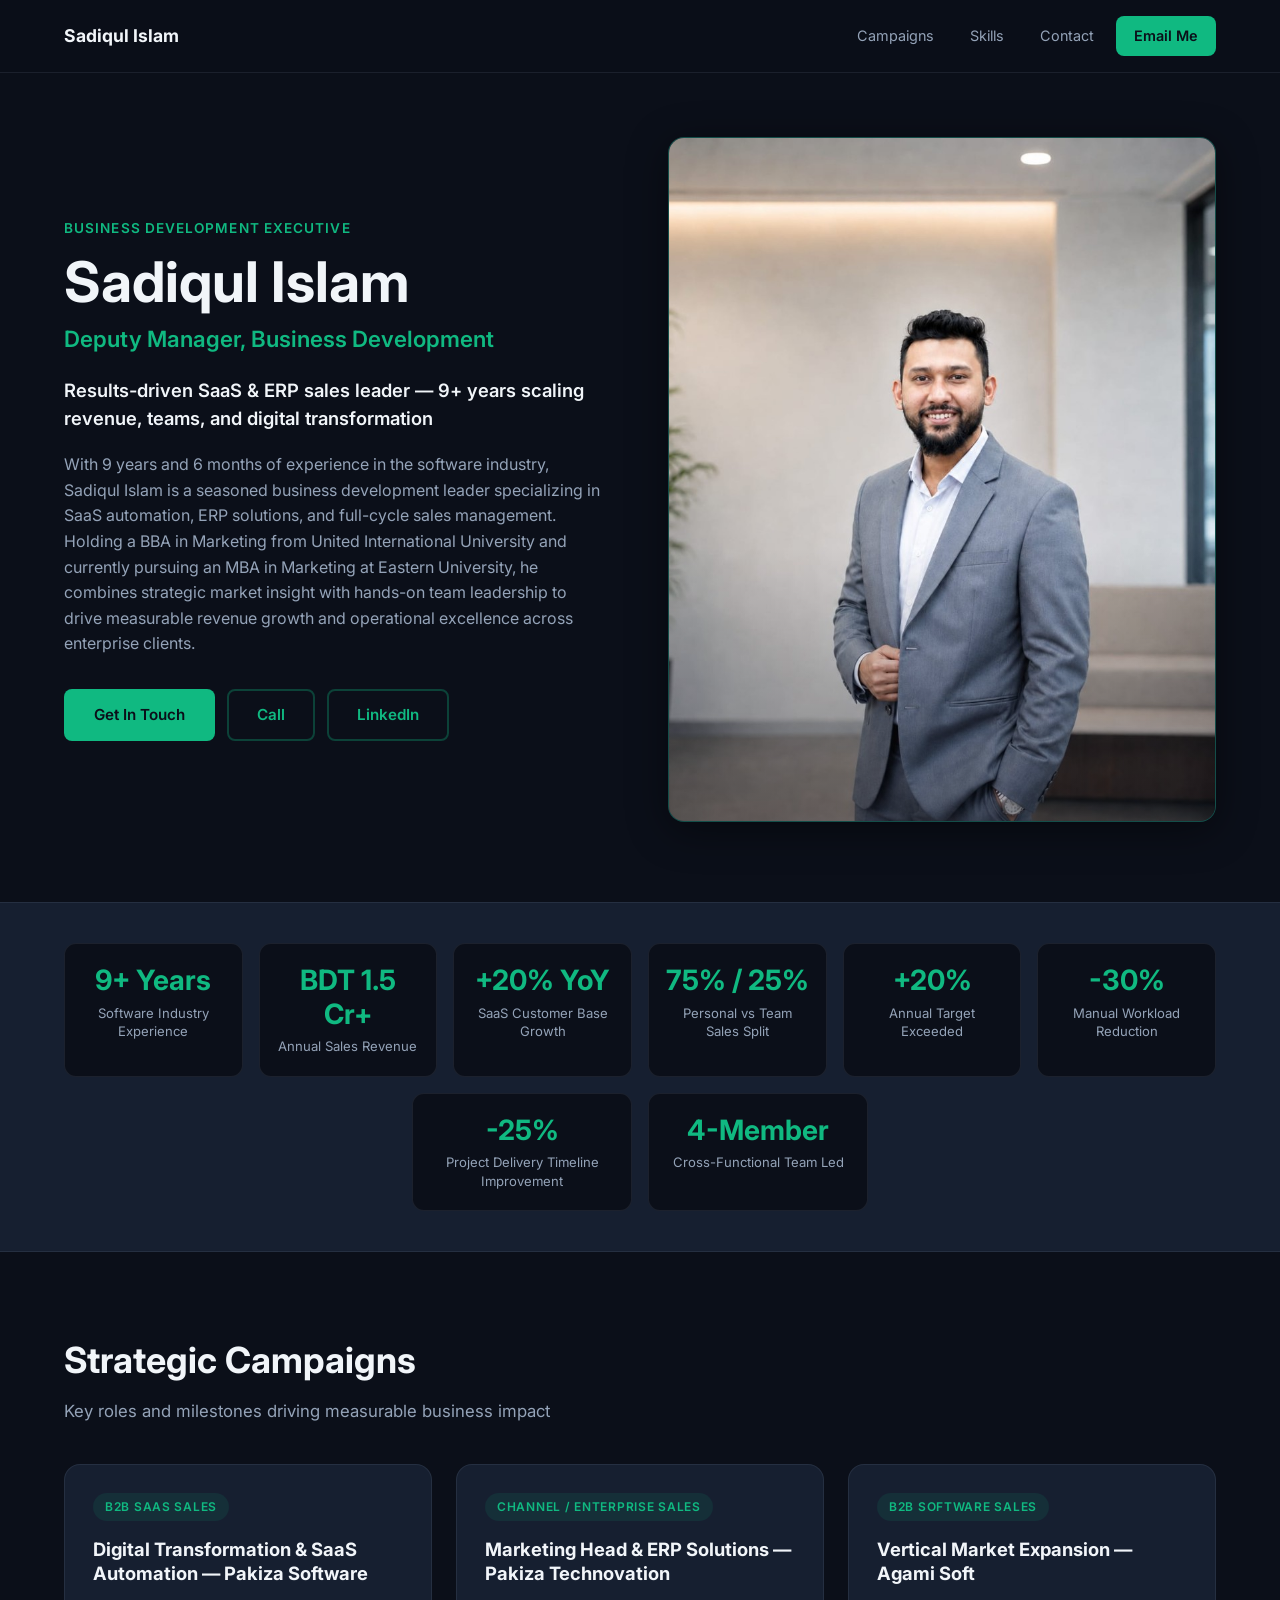
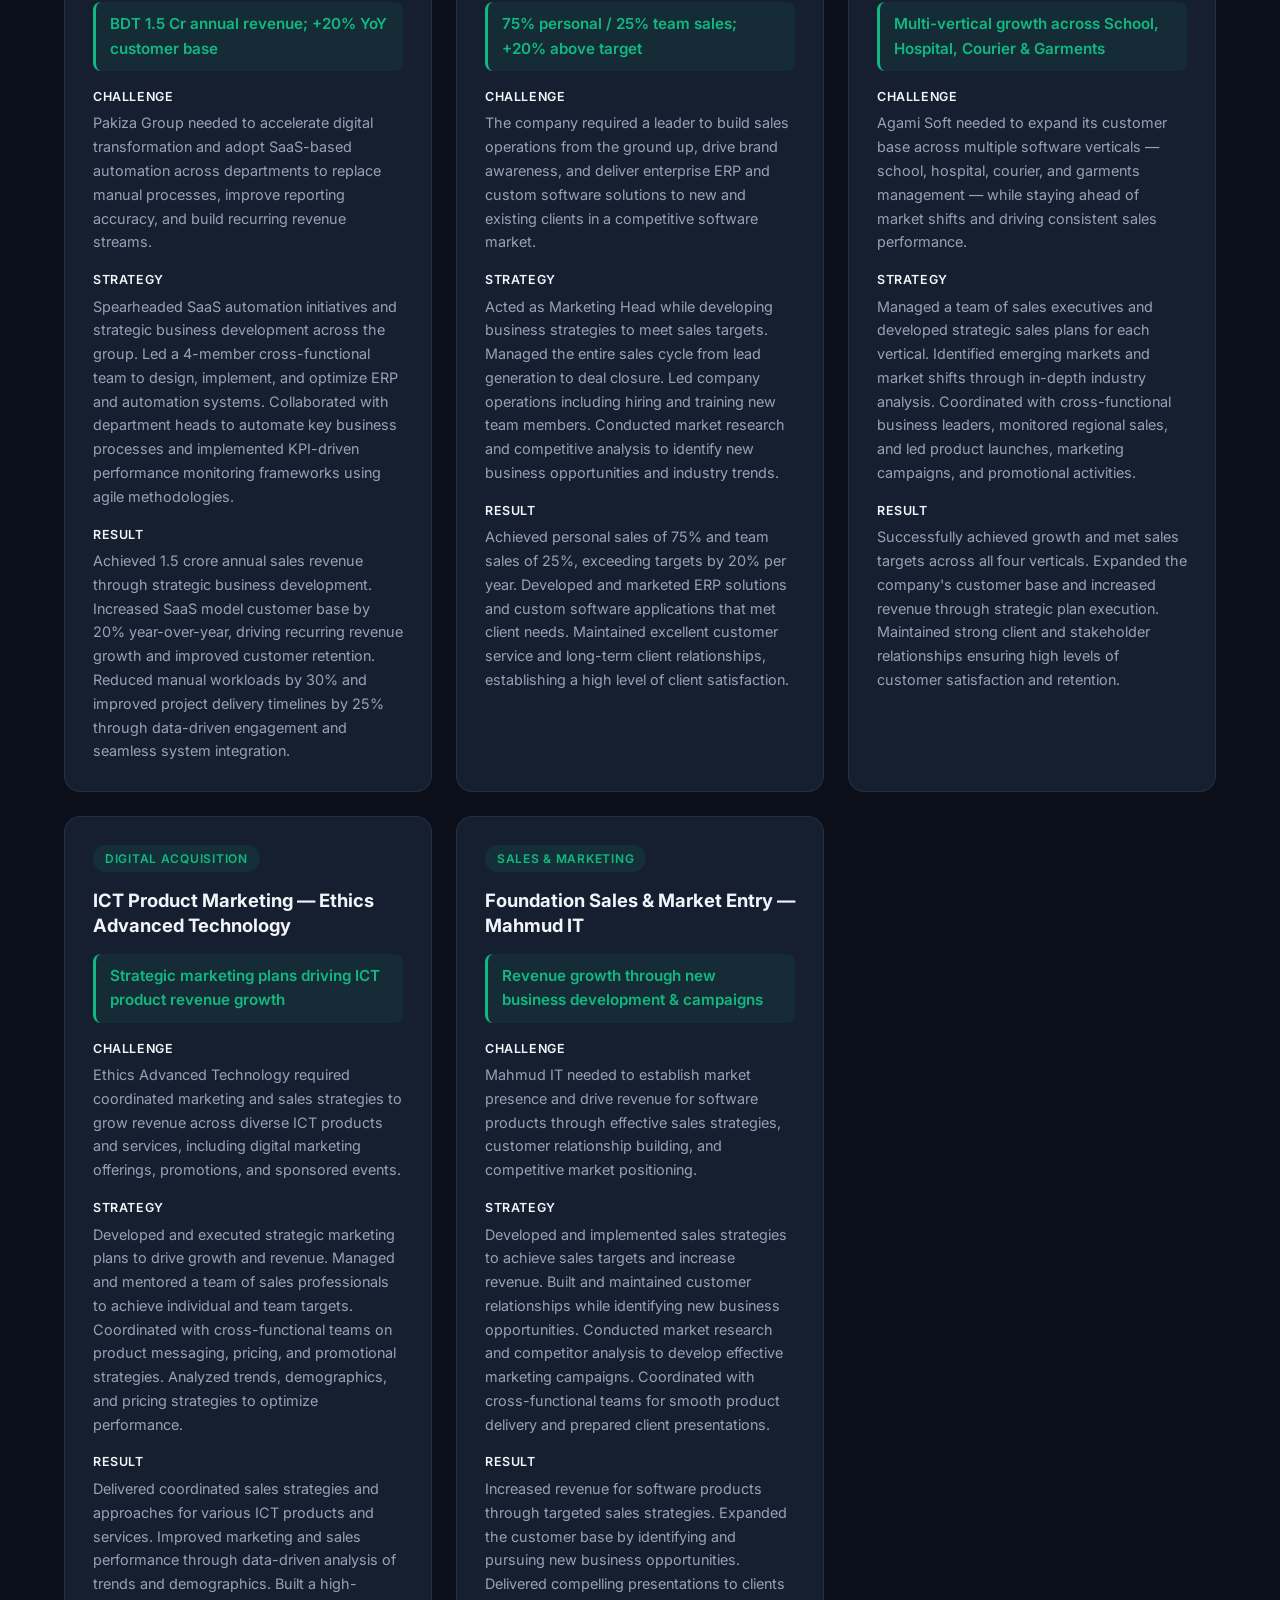
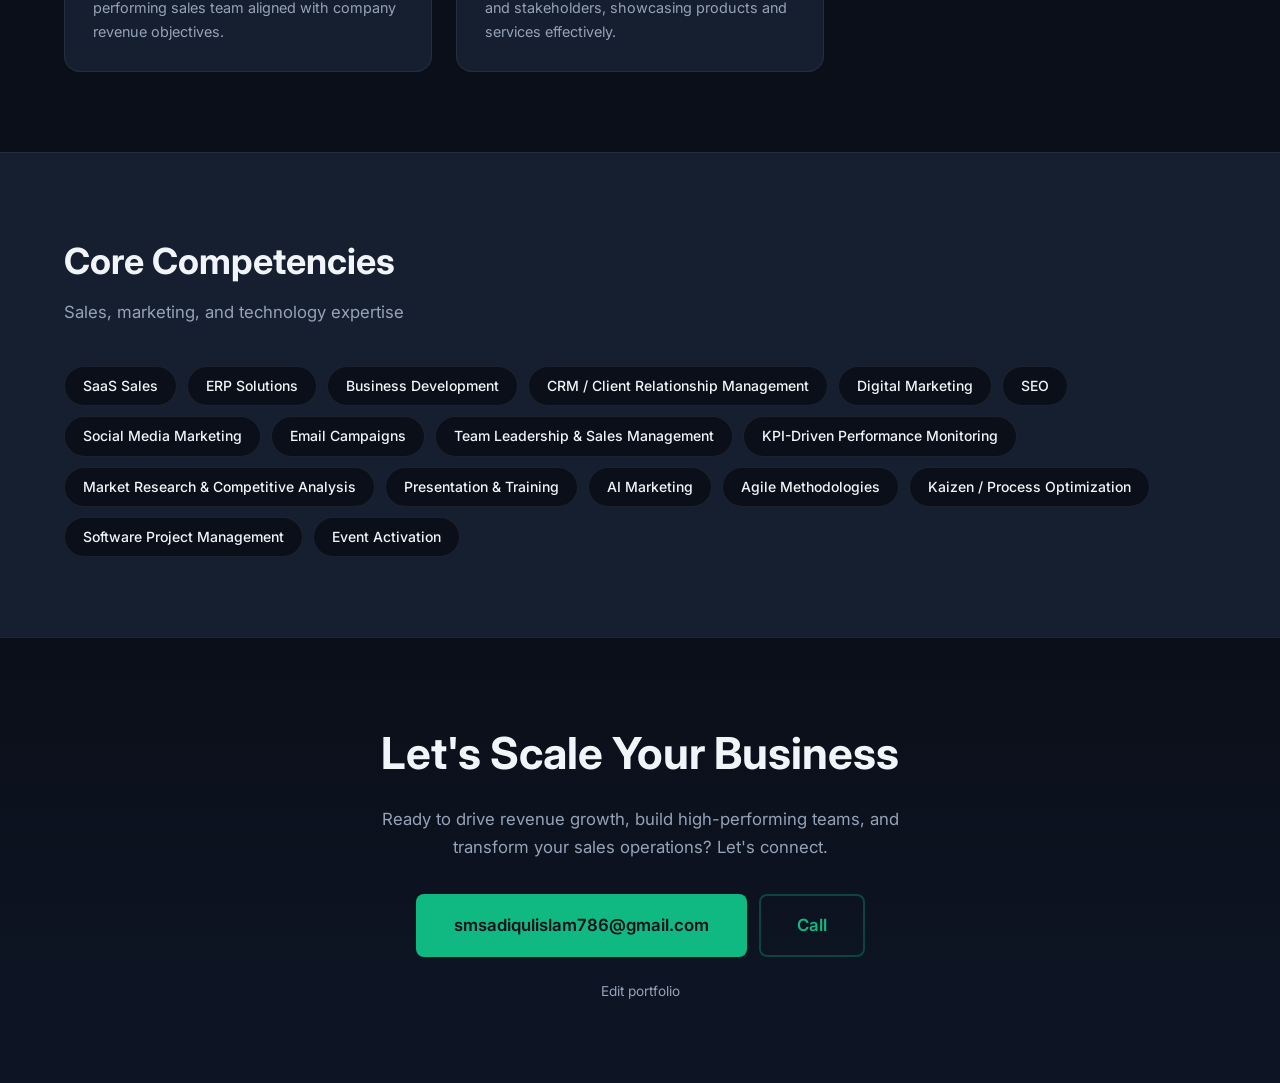
<file: index.html>
<!DOCTYPE html>
<html lang="en">
<head>
  <meta charset="UTF-8">
  <meta name="viewport" content="width=device-width, initial-scale=1.0">
  <meta name="description" content="Sadiqul Islam — Deputy Manager, Business Development. SaaS & ERP sales leader with 9+ years of experience.">
  <meta name="author" content="Sadiqul Islam">
  <meta name="robots" content="index, follow">
  <meta name="google-site-verification" content="9FxSjmM51EDtKq4nLeEXGLQmhXXOJxGndEwg6DzizTE" />
  <link rel="canonical" href="https://sadiqul.pages.dev/">
  <title>Sadiqul Islam | Business Development Executive</title>

  <meta property="og:type" content="profile">
  <meta property="og:site_name" content="Sadiqul Islam Portfolio">
  <meta property="og:url" content="https://sadiqul.pages.dev/">
  <meta property="og:title" content="Sadiqul Islam | Business Development Executive">
  <meta property="og:description" content="Sadiqul Islam — Deputy Manager, Business Development. SaaS & ERP sales leader with 9+ years of experience.">
  <meta property="og:image" content="https://sadiqul.pages.dev/profile.jpg">
  <meta property="og:locale" content="en_US">

  <meta name="twitter:card" content="summary_large_image">
  <meta name="twitter:title" content="Sadiqul Islam | Business Development Executive">
  <meta name="twitter:description" content="Sadiqul Islam — Deputy Manager, Business Development. SaaS & ERP sales leader with 9+ years of experience.">
  <meta name="twitter:image" content="https://sadiqul.pages.dev/profile.jpg">

  <meta name="theme-color" content="#0B0F19">
  <link rel="preconnect" href="https://fonts.googleapis.com">
  <link rel="preconnect" href="https://fonts.gstatic.com" crossorigin>
  <link href="https://fonts.googleapis.com/css2?family=Inter:wght@400;600;700&display=swap" rel="stylesheet">
  <link rel="stylesheet" href="style.css">
</head>
<body>

  <header id="site-header">
    <nav class="nav-inner">
      <a href="#" class="nav-brand" id="nav-name">Sadiqul Islam</a>
      <div class="nav-links">
        <a href="#campaigns" class="nav-link">Campaigns</a>
        <a href="#skills" class="nav-link">Skills</a>
        <a href="#contact-cta" class="nav-link">Contact</a>
        <a href="#" id="nav-email" class="nav-cta">Email Me</a>
      </div>
    </nav>
  </header>

  <main>
    <section id="hero">
      <div class="hero-inner">
        <div id="hero-text">
          <p class="hero-eyebrow">Business Development Executive</p>
          <h1 id="profile-name">Sadiqul Islam</h1>
          <h2 id="profile-title">Deputy Manager, Business Development</h2>
          <p id="profile-tagline" class="hero-tagline"></p>
          <p id="profile-bio" class="hero-bio"></p>
          <div class="hero-actions">
            <a href="#" id="cta-email" class="btn btn-primary">Get In Touch</a>
            <a href="#" id="cta-phone" class="btn btn-outline hidden">Call</a>
            <a href="#" id="cta-linkedin" class="btn btn-outline hidden" target="_blank" rel="noopener noreferrer">LinkedIn</a>
          </div>
        </div>
        <div id="hero-image">
          <div id="avatar-frame">
            <img id="profile-avatar" src="profile.jpg" alt="Sadiqul Islam">
          </div>
        </div>
      </div>
    </section>

    <section id="stats-ribbon" aria-label="Performance metrics">
      <div class="section-inner">
        <div id="stats-container" class="stats-grid"></div>
      </div>
    </section>

    <section id="campaigns">
      <div class="section-inner">
        <h2 class="section-title">Strategic Campaigns</h2>
        <p class="section-subtitle">Key roles and milestones driving measurable business impact</p>
        <div id="campaigns-grid" class="campaigns-grid"></div>
      </div>
    </section>

    <section id="skills">
      <div class="section-inner">
        <h2 class="section-title">Core Competencies</h2>
        <p class="section-subtitle">Sales, marketing, and technology expertise</p>
        <div id="skills-container" class="skills-grid"></div>
      </div>
    </section>
  </main>

  <footer id="contact-cta">
    <div class="section-inner contact-inner">
      <h2 class="contact-title">Let's Scale Your Business</h2>
      <p class="contact-subtitle">Ready to drive revenue growth, build high-performing teams, and transform your sales operations? Let's connect.</p>
      <div class="contact-actions">
        <a href="#" id="footer-email" class="btn btn-primary btn-lg">smsadiqulislam786@gmail.com</a>
        <a href="#" id="footer-phone" class="btn btn-outline btn-lg hidden">Call</a>
      </div>
      <p class="footer-admin-link"><a href="admin.html">Edit portfolio</a></p>
    </div>
  </footer>

  <script src="app.js" defer></script>
</body>
</html>
</file>
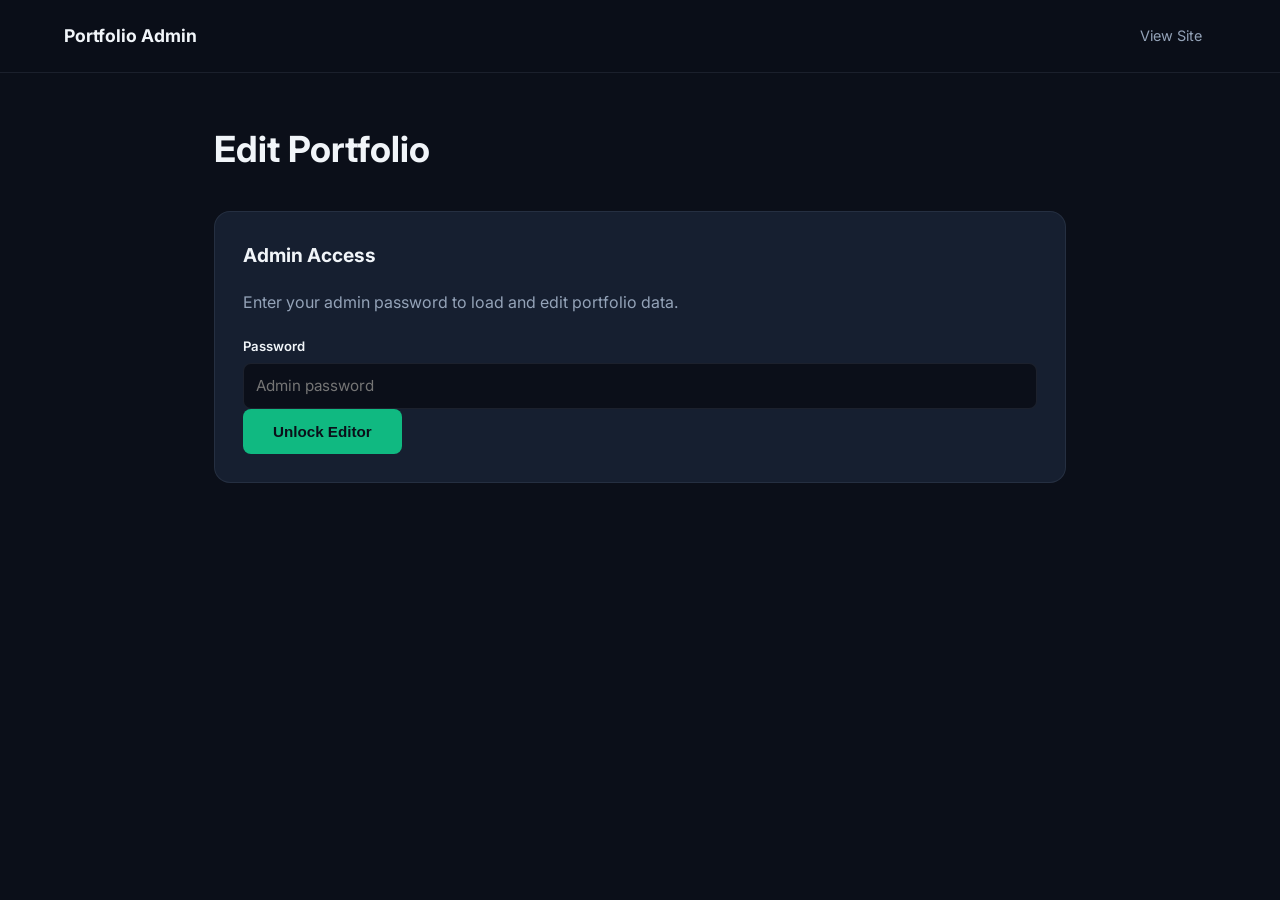
<file: admin.html>
<!DOCTYPE html>
<html lang="en">
<head>
  <meta charset="UTF-8">
  <meta name="viewport" content="width=device-width, initial-scale=1.0">
  <meta name="robots" content="noindex, nofollow">
  <title>Portfolio Admin | Sadiqul Islam</title>
  <link rel="preconnect" href="https://fonts.googleapis.com">
  <link rel="preconnect" href="https://fonts.gstatic.com" crossorigin>
  <link href="https://fonts.googleapis.com/css2?family=Inter:wght@400;600;700&display=swap" rel="stylesheet">
  <link rel="stylesheet" href="style.css">
  <link rel="stylesheet" href="admin.css">
</head>
<body class="admin-body">

  <header id="site-header">
    <nav class="nav-inner">
      <a href="/" class="nav-brand">Portfolio Admin</a>
      <div class="nav-links">
        <a href="/" class="nav-link">View Site</a>
      </div>
    </nav>
  </header>

  <main class="admin-main">
    <div class="section-inner admin-container">

      <div class="admin-header">
        <h1>Edit Portfolio</h1>
      </div>

      <div id="auth-gate" class="admin-card hidden">
        <h2>Admin Access</h2>
        <p>Enter your admin password to load and edit portfolio data.</p>
        <label class="field">
          <span>Password</span>
          <input type="password" id="auth-password" autocomplete="current-password" placeholder="Admin password">
        </label>
        <button type="button" id="auth-unlock" class="btn btn-primary">Unlock Editor</button>
        <p id="auth-error" class="form-error hidden"></p>
      </div>

      <form id="admin-form" class="hidden">
        <label class="field">
          <span>Admin password</span>
          <input type="password" id="submit-password" autocomplete="current-password" required placeholder="Required to save changes">
        </label>

        <section class="admin-card">
          <h2>Profile</h2>
          <div class="field-grid">
            <label class="field">
              <span>Full name</span>
              <input type="text" id="profile-name" required>
            </label>
            <label class="field">
              <span>Job title</span>
              <input type="text" id="profile-title" required>
            </label>
            <label class="field field-full">
              <span>Tagline</span>
              <input type="text" id="profile-tagline" required>
            </label>
            <label class="field field-full">
              <span>Bio</span>
              <textarea id="profile-bio" rows="5" required></textarea>
            </label>
            <label class="field">
              <span>Avatar filename</span>
              <input type="text" id="profile-avatar" required placeholder="profile.jpg">
            </label>
            <label class="field">
              <span>Email</span>
              <input type="email" id="profile-email" required>
            </label>
            <label class="field">
              <span>Mobile number</span>
              <input type="tel" id="profile-phone" placeholder="01920820520">
            </label>
            <label class="field field-full">
              <span>LinkedIn URL</span>
              <input type="url" id="profile-linkedin" placeholder="https://www.linkedin.com/in/...">
            </label>
          </div>
        </section>

        <section class="admin-card">
          <div class="section-toolbar">
            <h2>Stats</h2>
            <button type="button" id="add-stat" class="btn btn-outline btn-sm">+ Add stat</button>
          </div>
          <div id="stats-list" class="repeat-list"></div>
        </section>

        <section class="admin-card">
          <h2>Skills</h2>
          <label class="field">
            <span>One skill per line</span>
            <textarea id="skills-input" rows="10" required placeholder="SaaS Sales&#10;ERP Solutions"></textarea>
          </label>
        </section>

        <section class="admin-card">
          <div class="section-toolbar">
            <h2>Campaigns</h2>
            <button type="button" id="add-campaign" class="btn btn-outline btn-sm">+ Add campaign</button>
          </div>
          <div id="campaigns-list" class="repeat-list"></div>
        </section>

        <div class="admin-actions">
          <button type="submit" id="submit-btn" class="btn btn-primary btn-lg">Save &amp; Publish</button>
          <p id="form-status" class="form-status" role="status" aria-live="polite"></p>
        </div>
      </form>

    </div>
  </main>

  <script src="admin.js" defer></script>
</body>
</html>
</file>
<file: style.css>
/* Premium Dark Mode — Sadiqul Islam Executive Portfolio */

:root {
  --bg-primary: #0B0F19;
  --bg-card: #161F30;
  --bg-card-hover: #1C2840;
  --accent: #10B981;
  --accent-hover: #059669;
  --accent-glow: rgba(16, 185, 129, 0.25);
  --text-primary: #F1F5F9;
  --text-muted: #94A3B8;
  --border-subtle: rgba(148, 163, 184, 0.12);
  --border-accent: rgba(16, 185, 129, 0.3);
  --radius-sm: 8px;
  --radius-md: 12px;
  --radius-lg: 16px;
  --shadow-card: 0 4px 24px rgba(0, 0, 0, 0.35);
  --shadow-elevated: 0 8px 40px rgba(0, 0, 0, 0.45);
  --max-width: 1200px;
  --header-height: 72px;
}

*,
*::before,
*::after {
  box-sizing: border-box;
  margin: 0;
  padding: 0;
}

html {
  scroll-behavior: smooth;
}

body {
  font-family: 'Inter', system-ui, -apple-system, sans-serif;
  background-color: var(--bg-primary);
  color: var(--text-muted);
  line-height: 1.6;
  font-size: 16px;
  -webkit-font-smoothing: antialiased;
}

a {
  color: inherit;
  text-decoration: none;
}

img {
  display: block;
  max-width: 100%;
}

.section-inner {
  max-width: var(--max-width);
  margin: 0 auto;
  padding: 0 24px;
}

.section-title {
  font-size: clamp(1.75rem, 4vw, 2.25rem);
  font-weight: 700;
  color: var(--text-primary);
  margin-bottom: 8px;
}

.section-subtitle {
  font-size: 1.05rem;
  color: var(--text-muted);
  margin-bottom: 40px;
}

/* Header */
#site-header {
  position: sticky;
  top: 0;
  z-index: 100;
  background: rgba(11, 15, 25, 0.85);
  backdrop-filter: blur(12px);
  -webkit-backdrop-filter: blur(12px);
  border-bottom: 1px solid var(--border-subtle);
}

.nav-inner {
  max-width: var(--max-width);
  margin: 0 auto;
  padding: 0 24px;
  height: var(--header-height);
  display: flex;
  align-items: center;
  justify-content: space-between;
  gap: 16px;
}

.nav-brand {
  font-weight: 700;
  font-size: 1.1rem;
  color: var(--text-primary);
  white-space: nowrap;
}

.nav-links {
  display: flex;
  align-items: center;
  gap: 8px;
  flex-wrap: wrap;
  justify-content: flex-end;
}

.nav-link {
  padding: 8px 14px;
  font-size: 0.9rem;
  color: var(--text-muted);
  border-radius: var(--radius-sm);
  transition: color 0.2s, background 0.2s;
}

.nav-link:hover {
  color: var(--text-primary);
  background: rgba(255, 255, 255, 0.05);
}

.nav-cta {
  padding: 8px 18px;
  font-size: 0.9rem;
  font-weight: 600;
  color: var(--bg-primary);
  background: var(--accent);
  border-radius: var(--radius-sm);
  transition: background 0.2s, box-shadow 0.2s;
}

.nav-cta:hover {
  background: var(--accent-hover);
  box-shadow: 0 0 20px var(--accent-glow);
}

/* Hero */
#hero {
  padding: 64px 0 80px;
}

.hero-inner {
  max-width: var(--max-width);
  margin: 0 auto;
  padding: 0 24px;
  display: grid;
  grid-template-columns: 1fr 1fr;
  gap: 56px;
  align-items: center;
}

.hero-eyebrow {
  font-size: 0.85rem;
  font-weight: 600;
  text-transform: uppercase;
  letter-spacing: 0.08em;
  color: var(--accent);
  margin-bottom: 12px;
}

#profile-name {
  font-size: clamp(2.5rem, 5vw, 3.5rem);
  font-weight: 700;
  color: var(--text-primary);
  line-height: 1.1;
  margin-bottom: 8px;
}

#profile-title {
  font-size: clamp(1.1rem, 2.5vw, 1.4rem);
  font-weight: 600;
  color: var(--accent);
  margin-bottom: 20px;
}

.hero-tagline {
  font-size: 1.15rem;
  font-weight: 600;
  color: var(--text-primary);
  margin-bottom: 20px;
  line-height: 1.5;
}

.hero-bio {
  font-size: 1rem;
  color: var(--text-muted);
  margin-bottom: 32px;
  max-width: 540px;
}

.hero-actions {
  display: flex;
  flex-wrap: wrap;
  gap: 12px;
}

.btn {
  display: inline-flex;
  align-items: center;
  justify-content: center;
  padding: 12px 28px;
  font-size: 0.95rem;
  font-weight: 600;
  border-radius: var(--radius-sm);
  border: 2px solid transparent;
  cursor: pointer;
  transition: background 0.2s, border-color 0.2s, box-shadow 0.2s, transform 0.15s;
}

.btn-primary {
  background: var(--accent);
  color: var(--bg-primary);
}

.btn-primary:hover {
  background: var(--accent-hover);
  box-shadow: 0 0 24px var(--accent-glow);
  transform: translateY(-1px);
}

.btn-outline {
  background: transparent;
  color: var(--accent);
  border-color: var(--border-accent);
}

.btn-outline:hover {
  background: rgba(16, 185, 129, 0.08);
  border-color: var(--accent);
}

.btn-lg {
  padding: 16px 36px;
  font-size: 1.05rem;
}

.hidden {
  display: none !important;
}

/* Avatar */
#avatar-frame {
  position: relative;
  aspect-ratio: 4 / 5;
  border-radius: var(--radius-lg);
  overflow: hidden;
  border: 1px solid var(--border-accent);
  box-shadow: var(--shadow-elevated);
  background: var(--bg-card);
}

#avatar-frame::after {
  content: '';
  position: absolute;
  inset: 0;
  background: linear-gradient(
    180deg,
    transparent 60%,
    rgba(11, 15, 25, 0.4) 100%
  );
  pointer-events: none;
}

#profile-avatar {
  width: 100%;
  height: 100%;
  object-fit: cover;
  object-position: center top;
}

/* Stats Ribbon */
#stats-ribbon {
  background: var(--bg-card);
  border-top: 1px solid var(--border-subtle);
  border-bottom: 1px solid var(--border-subtle);
  padding: 40px 0;
}

.stats-grid {
  display: flex;
  flex-wrap: wrap;
  gap: 16px;
  justify-content: center;
}

.stat-block {
  flex: 1 1 160px;
  max-width: 220px;
  min-width: 140px;
  text-align: center;
  padding: 20px 16px;
  background: var(--bg-primary);
  border-radius: var(--radius-md);
  border: 1px solid var(--border-subtle);
  transition: border-color 0.2s, transform 0.2s;
}

.stat-block:hover {
  border-color: var(--border-accent);
  transform: translateY(-2px);
}

.stat-value {
  display: block;
  font-size: clamp(1.4rem, 3vw, 1.75rem);
  font-weight: 700;
  color: var(--accent);
  margin-bottom: 6px;
  line-height: 1.2;
}

.stat-label {
  display: block;
  font-size: 0.82rem;
  color: var(--text-muted);
  line-height: 1.4;
}

/* Campaigns */
#campaigns {
  padding: 80px 0;
}

.campaigns-grid {
  display: grid;
  grid-template-columns: repeat(auto-fit, minmax(320px, 1fr));
  gap: 24px;
}

.campaign-card {
  background: var(--bg-card);
  border: 1px solid var(--border-subtle);
  border-radius: var(--radius-lg);
  padding: 28px;
  display: flex;
  flex-direction: column;
  gap: 16px;
  transition: border-color 0.2s, box-shadow 0.2s, transform 0.2s;
}

.campaign-card:hover {
  border-color: var(--border-accent);
  box-shadow: var(--shadow-card);
  transform: translateY(-3px);
}

.campaign-type {
  display: inline-block;
  align-self: flex-start;
  font-size: 0.75rem;
  font-weight: 600;
  text-transform: uppercase;
  letter-spacing: 0.06em;
  color: var(--accent);
  background: rgba(16, 185, 129, 0.1);
  padding: 4px 12px;
  border-radius: 999px;
}

.campaign-title {
  font-size: 1.15rem;
  font-weight: 700;
  color: var(--text-primary);
  line-height: 1.35;
}

.campaign-metric {
  font-size: 0.95rem;
  font-weight: 600;
  color: var(--accent);
  padding: 10px 14px;
  background: rgba(16, 185, 129, 0.08);
  border-radius: var(--radius-sm);
  border-left: 3px solid var(--accent);
}

.campaign-detail {
  font-size: 0.9rem;
  color: var(--text-muted);
  line-height: 1.65;
}

.campaign-detail strong {
  display: block;
  font-size: 0.78rem;
  font-weight: 600;
  text-transform: uppercase;
  letter-spacing: 0.05em;
  color: var(--text-primary);
  margin-bottom: 4px;
}

/* Skills */
#skills {
  padding: 80px 0;
  background: var(--bg-card);
  border-top: 1px solid var(--border-subtle);
}

.skills-grid {
  display: flex;
  flex-wrap: wrap;
  gap: 10px;
}

.skill-pill {
  display: inline-block;
  padding: 8px 18px;
  font-size: 0.875rem;
  font-weight: 500;
  color: var(--text-primary);
  background: var(--bg-primary);
  border: 1px solid var(--border-subtle);
  border-radius: 999px;
  transition: border-color 0.2s, background 0.2s;
}

.skill-pill:hover {
  border-color: var(--border-accent);
  background: rgba(16, 185, 129, 0.06);
}

/* Footer CTA */
#contact-cta {
  padding: 80px 0;
  text-align: center;
  background: linear-gradient(
    180deg,
    var(--bg-primary) 0%,
    #0D1525 100%
  );
  border-top: 1px solid var(--border-subtle);
}

.contact-inner {
  max-width: 640px;
}

.contact-title {
  font-size: clamp(2rem, 5vw, 2.75rem);
  font-weight: 700;
  color: var(--text-primary);
  margin-bottom: 16px;
}

.contact-subtitle {
  font-size: 1.05rem;
  color: var(--text-muted);
  margin-bottom: 32px;
  line-height: 1.7;
}

.contact-actions {
  display: flex;
  flex-wrap: wrap;
  gap: 12px;
  justify-content: center;
}

.footer-admin-link {
  margin-top: 24px;
  font-size: 0.85rem;
}

.footer-admin-link a {
  color: var(--text-muted);
  transition: color 0.2s;
}

.footer-admin-link a:hover {
  color: var(--accent);
}

/* Error state */
.error-message {
  color: #F87171;
  font-size: 0.95rem;
  padding: 16px;
  background: rgba(248, 113, 113, 0.08);
  border-radius: var(--radius-sm);
  border: 1px solid rgba(248, 113, 113, 0.2);
}

/* Responsive */
@media (max-width: 768px) {
  .hero-inner {
    grid-template-columns: 1fr;
    gap: 40px;
  }

  #hero-image {
    order: -1;
    max-width: 320px;
    margin: 0 auto;
    width: 100%;
  }

  #hero {
    padding: 40px 0 56px;
  }

  .nav-links {
    gap: 4px;
  }

  .nav-link {
    display: none;
  }

  .stats-grid {
    overflow-x: auto;
    flex-wrap: nowrap;
    justify-content: flex-start;
    padding-bottom: 8px;
    -webkit-overflow-scrolling: touch;
  }

  .stat-block {
    flex: 0 0 auto;
    min-width: 150px;
  }

  #campaigns,
  #skills,
  #contact-cta {
    padding: 56px 0;
  }
}

@media (max-width: 480px) {
  .nav-brand {
    font-size: 0.95rem;
  }

  .nav-cta {
    padding: 8px 14px;
    font-size: 0.85rem;
  }

  .hero-actions {
    flex-direction: column;
  }

  .btn {
    width: 100%;
  }
}
</file>
<file: admin.css>
.admin-body {
  min-height: 100vh;
}

.admin-main {
  padding: 48px 0 80px;
}

.admin-container {
  max-width: 900px;
}

.admin-header {
  margin-bottom: 32px;
}

.admin-header h1 {
  font-size: clamp(1.75rem, 4vw, 2.25rem);
  font-weight: 700;
  color: var(--text-primary);
  margin-bottom: 8px;
}

.admin-lead {
  color: var(--text-muted);
  line-height: 1.7;
}

.admin-card {
  background: var(--bg-card);
  border: 1px solid var(--border-subtle);
  border-radius: var(--radius-lg);
  padding: 28px;
  margin-bottom: 24px;
}

.admin-card h2 {
  font-size: 1.2rem;
  font-weight: 700;
  color: var(--text-primary);
  margin-bottom: 20px;
}

.admin-card > p {
  color: var(--text-muted);
  margin-bottom: 20px;
}

.section-toolbar {
  display: flex;
  align-items: center;
  justify-content: space-between;
  gap: 16px;
  margin-bottom: 20px;
}

.section-toolbar h2 {
  margin-bottom: 0;
}

.field-grid {
  display: grid;
  grid-template-columns: repeat(2, minmax(0, 1fr));
  gap: 16px;
}

.field-full {
  grid-column: 1 / -1;
}

.field {
  display: flex;
  flex-direction: column;
  gap: 6px;
}

.field span {
  font-size: 0.82rem;
  font-weight: 600;
  color: var(--text-primary);
}

.field input,
.field textarea {
  width: 100%;
  padding: 10px 12px;
  font: inherit;
  font-size: 0.95rem;
  color: var(--text-primary);
  background: var(--bg-primary);
  border: 1px solid var(--border-subtle);
  border-radius: var(--radius-sm);
  transition: border-color 0.2s, box-shadow 0.2s;
}

.field input:focus,
.field textarea:focus {
  outline: none;
  border-color: var(--accent);
  box-shadow: 0 0 0 3px var(--accent-glow);
}

.field textarea {
  resize: vertical;
  min-height: 80px;
}

.repeat-list {
  display: flex;
  flex-direction: column;
  gap: 16px;
}

.repeat-item {
  padding: 20px;
  background: var(--bg-primary);
  border: 1px solid var(--border-subtle);
  border-radius: var(--radius-md);
}

.stat-row {
  display: grid;
  grid-template-columns: 1fr 1fr auto;
  gap: 16px;
  align-items: end;
}

.repeat-item-header {
  display: flex;
  align-items: center;
  justify-content: space-between;
  gap: 12px;
  margin-bottom: 16px;
}

.repeat-item-header h3 {
  font-size: 0.95rem;
  font-weight: 600;
  color: var(--text-primary);
}

.btn-sm {
  padding: 8px 14px;
  font-size: 0.85rem;
}

.btn-ghost {
  background: transparent;
  color: var(--text-muted);
  border: 1px solid var(--border-subtle);
}

.btn-ghost:hover {
  color: #F87171;
  border-color: rgba(248, 113, 113, 0.35);
  background: rgba(248, 113, 113, 0.08);
}

.admin-actions {
  display: flex;
  flex-direction: column;
  gap: 12px;
  align-items: flex-start;
}

.form-status {
  font-size: 0.95rem;
  line-height: 1.6;
}

.form-status-info {
  color: var(--text-muted);
}

.form-status-success {
  color: var(--accent);
}

.form-status-error,
.form-error {
  color: #F87171;
}

.form-status a {
  color: var(--accent);
  text-decoration: underline;
}

#submit-btn:disabled {
  opacity: 0.65;
  cursor: not-allowed;
}

@media (max-width: 768px) {
  .field-grid,
  .stat-row {
    grid-template-columns: 1fr;
  }

  .stat-row .remove-btn {
    width: 100%;
  }

  .section-toolbar {
    flex-direction: column;
    align-items: stretch;
  }
}
</file>
